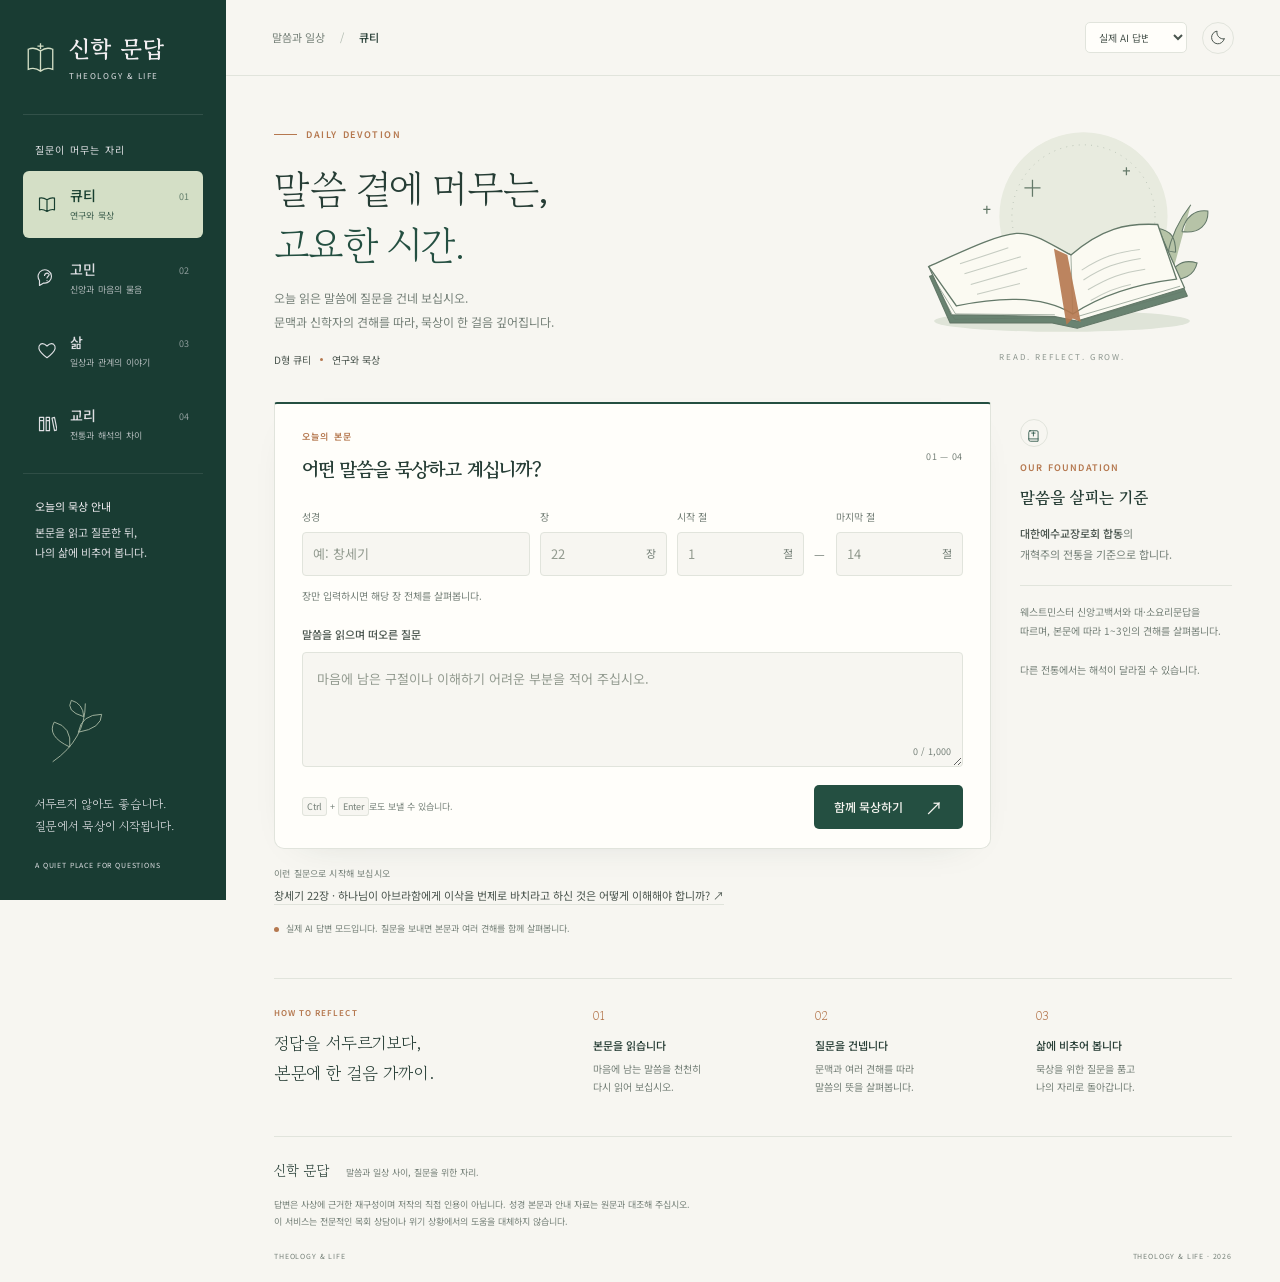
<file: index.html>
<!doctype html>
<html lang="ko">
<head>
<meta charset="UTF-8"><meta name="viewport" content="width=device-width, initial-scale=1">
<meta name="description" content="큐티와 신앙의 고민, 삶과 교리에 관한 질문을 성경과 신학자의 견해로 함께 살펴봅니다."><meta name="theme-color" content="#183c34">
<title>신학 문답 — 말씀 곁에 머무는 시간</title>
<link rel="icon" href="assets/mark.svg" type="image/svg+xml">
<link rel="preconnect" href="https://fonts.googleapis.com"><link rel="preconnect" href="https://fonts.gstatic.com" crossorigin>
<link href="https://fonts.googleapis.com/css2?family=Gowun+Batang:wght@400;700&family=Noto+Sans+KR:wght@400;500;600;700&display=swap" rel="stylesheet">
<link rel="stylesheet" href="assets/design.css">
</head>
<body>
<a class="skip" href="#question">질문 입력으로 바로 이동</a>
<aside class="sidebar">
  <a class="brand" href="./index.html" aria-label="신학 문답 처음으로">
    <svg viewBox="0 0 40 40" aria-hidden="true"><path d="M6 10c5-2 10-1 14 2 4-3 9-4 14-2v23c-5-2-10-1-14 2-4-3-9-4-14-2Z M20 12v23 M20 3v7 M16.5 6.5h7" fill="none" stroke="currentColor" stroke-width="1.5"/></svg>
    <span>신학 문답<small>THEOLOGY & LIFE</small></span>
  </a>
  <div class="rail-rule"></div>
  <p class="rail-label">질문이 머무는 자리</p>
  <nav id="categories" aria-label="질문 갈래"></nav>
  <div class="sidebar-note" id="sidebarNote"></div>
  <div class="sidebar-bottom">
    <svg class="branch" viewBox="0 0 100 90" fill="none" stroke="currentColor" aria-hidden="true"><path d="M20 82Q62 53 62 7M42 63Q12 49 22 31q23 6 20 32M53 44Q83 39 83 21q-26 0-30 23M60 24Q36 17 44 3q15 4 16 21" stroke-width="1.2"/></svg>
    <p>서두르지 않아도 좋습니다.<br>질문에서 묵상이 시작됩니다.</p>
    <span class="rail-edition">A QUIET PLACE FOR QUESTIONS</span>
  </div>
</aside>
<div class="workspace">
  <header class="topbar">
    <div class="breadcrumb">말씀과 일상 <span>/</span> <b id="crumb">큐티</b></div>
    <div class="top-actions">
      <span class="local-badge"><i></i> 디자인 미리보기</span>
      <label class="mode-control"><span class="sr-only">답변 모드</span><select id="mode"><option value="demo">예시 답변</option><option value="live">실제 AI 답변</option></select></label>
      <button id="themeToggle" class="icon-button" aria-label="어둡게 보기" title="어둡게 보기"></button>
    </div>
  </header>
  <main id="main" class="page">
    <section class="hero" id="hero">
      <div class="hero-copy"><div class="eyebrow"><span></span><span id="eyebrow">DAILY DEVOTION</span></div>
      <h1 id="heroTitle">말씀 곁에 머무는,<br><em>고요한 시간.</em></h1>
      <p id="heroDescription">오늘 읽은 말씀에 질문을 건네 보십시오.<br>문맥과 신학자의 견해를 따라, 묵상이 한 걸음 깊어집니다.</p>
      <div class="hero-meta" id="heroMeta"><span>D형 큐티</span><i></i><span>연구와 묵상</span></div></div>
      <div class="hero-art" aria-hidden="true">
        <svg viewBox="0 0 380 265" fill="none" xmlns="http://www.w3.org/2000/svg">
        <circle cx="214" cy="110" r="94" fill="var(--art-disc)"/>
        <circle cx="214" cy="110" r="80" stroke="var(--art-line)" stroke-dasharray="1 6" opacity=".4"/>
        <path d="M305 204c-4-45 7-79 29-107 M317 150c-19-1-23-15-21-27 16 3 21 10 21 27 M324 127c20 3 30-9 29-23-14-2-25 6-29 23 M309 179c16 4 29-3 32-17-13-4-25 0-32 17" fill="var(--art-leaf)" stroke="var(--art-line)" stroke-width="1.2"/>
        <ellipse cx="190" cy="227" rx="143" ry="12" fill="var(--art-shadow)"/>
        <path d="M42 177 150 142 201 160 303 138 330 199 207 235 179 229 65 229Z" fill="var(--art-cover)" stroke="var(--art-line)" stroke-width="1.4" stroke-linejoin="round"/>
        <path d="m41 166 104-34 55 21 98-28 29 65-120 37-25-5-116-2Z" fill="var(--art-paper)" stroke="var(--art-line)" stroke-width="1.4" stroke-linejoin="round"/>
        <path d="M41 166c36-16 74-35 98-37 22-1 39 13 61 24 34-29 61-36 97-34l21 61c-33 4-78 14-116 39-30-19-73-21-130-9Z" fill="var(--art-paper)" stroke="var(--art-line)" stroke-width="1.5"/>
        <path d="m200 153 2 66M45 177l26 42 111 1M49 185l21 40 115-2M207 222l115-34M208 227l117-33" stroke="var(--art-line)" opacity=".65"/>
        <path d="m76 163 54-18m-49 29 63-19m-56 31 63-18m-56 29 48-12m69-15c22-14 38-20 65-23m-63 34c22-14 38-20 64-24m-59 35c23-14 38-19 64-23m-61 35c15-9 29-15 45-18" stroke="var(--art-line)" opacity=".36" stroke-width="1.2"/>
        <path d="m181 146 15 7 15 75-9-4-7 7Z" fill="var(--copper)" opacity=".9"/>
        <path d="M157 69v19m-9-10h18M262 55v9m-4-5h8M106 98v9m-4-5h8" stroke="var(--art-line)" stroke-width="1.4"/>
        </svg>
        <span>READ. REFLECT. GROW.</span>
      </div>
    </section>

    <div class="entry-layout">
      <div class="entry-main">
        <form id="questionForm" class="question-card" novalidate>
          <div class="form-heading"><div><span class="kicker" id="formKicker">오늘의 본문</span><h2 id="formTitle">어떤 말씀을 묵상하고 계십니까?</h2></div><span class="page-number">01 — 04</span></div>
          <div id="qtFields" class="passage-fields">
            <label class="book-field">성경<input id="book" list="books" autocomplete="off" placeholder="예: 창세기" maxlength="20"><datalist id="books"></datalist></label>
            <label>장<div class="unit-input"><input id="chapter" type="text" inputmode="numeric" placeholder="22" maxlength="3"><span>장</span></div></label>
            <label>시작 절<div class="unit-input"><input id="verseFrom" type="text" inputmode="numeric" placeholder="1" maxlength="3"><span>절</span></div></label>
            <span class="range-dash">—</span>
            <label>마지막 절<div class="unit-input"><input id="verseTo" type="text" inputmode="numeric" placeholder="14" maxlength="3"><span>절</span></div></label>
          </div>
          <p id="refPreview" class="reference-preview">장만 입력하시면 해당 장 전체를 살펴봅니다.</p>
          <div id="followupContext" class="followup-context" hidden></div>
          <div class="question-field"><label for="question" id="questionLabel">말씀을 읽으며 떠오른 질문</label><textarea id="question" rows="3" maxlength="1000" placeholder="마음에 남은 구절이나 이해하기 어려운 부분을 적어 주십시오."></textarea><span class="character-count" id="characterCount">0 / 1,000</span></div>
          <p id="validation" role="alert" class="validation" hidden></p>
          <div class="form-bottom"><span id="keyboardHint"><kbd>Ctrl</kbd> + <kbd>Enter</kbd>로도 보낼 수 있습니다.</span><button id="submitButton" type="submit" class="primary">함께 묵상하기 <span aria-hidden="true">↗</span></button></div>
        </form>
        <div class="example-row"><span>이런 질문으로 시작해 보십시오</span><button id="fillExample" type="button"></button></div>
        <p class="mode-note" id="modeNote"><span class="status-dot"></span> 예시 모드입니다. 질문을 보내면 갈래별로 준비된 답변이 표시됩니다.</p>
      </div>
      <aside class="guide" id="guide" aria-label="선택한 갈래 안내"></aside>
    </div>
    <section class="reading-guide" id="readingGuide">
      <div><span class="kicker">HOW TO REFLECT</span><h2>정답을 서두르기보다,<br>본문에 한 걸음 가까이.</h2></div>
      <div class="step"><span>01</span><h3>본문을 읽습니다</h3><p>마음에 남는 말씀을 천천히<br>다시 읽어 보십시오.</p></div>
      <div class="step"><span>02</span><h3>질문을 건넵니다</h3><p>문맥과 여러 견해를 따라<br>말씀의 뜻을 살펴봅니다.</p></div>
      <div class="step"><span>03</span><h3>삶에 비추어 봅니다</h3><p>묵상을 위한 질문을 품고<br>나의 자리로 돌아갑니다.</p></div>
    </section>
    <div id="resultArea" hidden tabindex="-1">
      <div class="reading-header"><div><span class="kicker" id="resultKicker"></span><h2 id="resultTitle"></h2><p id="resultQuestion"></p></div><button id="editQuestion" class="secondary">질문 수정 <span aria-hidden="true">↗</span></button></div>
      <div id="conversationTrail" class="conversation-trail" hidden></div>
      <div id="responseState" role="status" aria-live="polite"></div>
      <div class="reading-layout"><div id="results"></div><aside class="contents" id="contents" aria-label="답변 목차"></aside></div>
    </div>
    <footer class="footer"><div class="footer-brand">신학 문답 <span>말씀과 일상 사이, 질문을 위한 자리.</span></div><p>답변은 사상에 근거한 재구성이며 저작의 직접 인용이 아닙니다. 성경 본문과 안내 자료는 원문과 대조해 주십시오.<br>이 서비스는 전문적인 목회 상담이나 위기 상황에서의 도움을 대체하지 않습니다.</p><div class="footer-end"><span>THEOLOGY & LIFE</span><span>THEOLOGY & LIFE · 2026</span></div></footer>
  </main>
</div>
<aside id="questionDock" class="question-dock" aria-label="읽고 있는 질문 요약" hidden>
  <div class="dock-inner"><span class="dock-icon" id="dockIcon" aria-hidden="true"></span><div class="dock-copy"><span class="dock-label" id="dockLabel"></span><p id="dockQuestion"></p></div><button id="viewFullQuestion" type="button" class="secondary">질문 전체 보기 <span aria-hidden="true">↑</span></button></div>
</aside>
<dialog id="modeDialog"><button class="dialog-close icon-button" id="closeDialog" aria-label="닫기">×</button><span class="kicker">실제 답변 연결</span><h2>AI 답변도 시험해 볼 수 있습니다.</h2><p>폴더 안의 <b>시작.cmd</b>를 실행해 열린 화면에서 ‘실제 AI 답변’을 선택해 주십시오.</p><p>질문은 현재 홈페이지의 AI 서버로 전송되며 기존 무료 사용량에 포함됩니다. 디자인 확인은 ‘예시 답변’만으로도 가능합니다.</p><button class="primary" id="dialogOk">확인했습니다</button></dialog>
<noscript>이 프로토타입은 JavaScript를 켠 브라우저에서 실행됩니다.</noscript>
<script src="assets/data.js"></script><script src="assets/conversation.js"></script><script src="assets/design.js"></script>
</body></html>
</file>
<file: assets/design.css>
:root{
--paper:#f7f6f1;--surface:#fffefa;--ink:#263d35;--body:#4a554e;--muted:#758078;--line:#e1e4dc;--soft:#edf0e8;--green:#244f41;--green-hover:#173e31;--copper:#b5784f;--tint:#edf0e8;--av-bg:#e8e4d7;--serif:"Gowun Batang",Georgia,serif;--sans:"Noto Sans KR",system-ui,sans-serif;--art-disc:#e8ebdf;--art-line:#647969;--art-paper:#fbfaf2;--art-cover:#698371;--art-leaf:#b6c3a7;--art-shadow:#dfe4d8;--shadow:0 12px 40px -30px #213b3940;color-scheme:light}
:root[data-theme="dark"]{--paper:#1e2823;--surface:#26322b;--ink:#eeeee3;--body:#cbd3c9;--muted:#a3b2a6;--line:#3d4b41;--soft:#313f35;--green:#b4caae;--green-hover:#d2e1c6;--copper:#d6a274;--tint:#313f35;--av-bg:#414b3d;--art-disc:#303e32;--art-line:#90a289;--art-paper:#a6af98;--art-cover:#536f59;--art-leaf:#677e5e;--art-shadow:#16231b;color-scheme:dark}
*{box-sizing:border-box}html{scroll-behavior:smooth;scroll-padding-top:36px}body{margin:0;background:var(--paper);color:var(--ink);font-family:var(--sans);font-size:14px;line-height:1.7;-webkit-font-smoothing:antialiased}button,input,textarea,select{font:inherit}button,a,input,select,textarea{-webkit-tap-highlight-color:transparent}button{cursor:pointer}button{transition:background .18s,color .18s,transform .18s}button:disabled{opacity:.5;cursor:wait}a{color:inherit}h1,h2,h3,p{margin:0}h1,h2,h3{word-break:keep-all}button:focus-visible,a:focus-visible,select:focus-visible{outline:2px solid var(--copper);outline-offset:4px}input:focus-visible,textarea:focus-visible{outline:2px solid var(--copper);outline-offset:2px}[hidden]{display:none!important}.sr-only{position:absolute;width:1px;height:1px;overflow:hidden;clip:rect(0,0,0,0)}.skip{position:fixed;top:-100px;left:16px;padding:10px;background:var(--surface);z-index:100}.skip:focus{top:12px}
.sidebar{position:fixed;inset:0 auto 0 0;width:226px;padding:34px 23px 28px;background:#193c33;color:#e9eee2;display:flex;flex-direction:column;z-index:30}.brand{display:flex;align-items:center;gap:11px;text-decoration:none}.brand svg{width:35px;height:40px;flex:none;color:#d1dcbf}.brand>span{font-family:var(--serif);font-size:23px;letter-spacing:.04em;line-height:1.3;font-weight:700}.brand small{display:block;font-family:var(--sans);font-size:8px;font-weight:400;letter-spacing:.2em;color:#b6c6b7;margin-top:7px}.rail-rule{height:1px;background:#ffffff1c;margin:33px 0 26px}.rail-label{font-size:10px;letter-spacing:.12em;color:#a9bcb0;margin:0 12px 13px}#categories{display:grid;gap:7px}.category{width:100%;border:1px solid transparent;background:none;color:#c0cec3;border-radius:6px;display:flex;gap:13px;padding:13px 13px;text-align:left;align-items:center;position:relative}.category:hover{background:#ffffff08;color:#fff}.category[aria-current="page"]{background:#d4dfc6;color:#173e2f}.category svg{width:20px;height:20px;flex:none}.category strong{font-size:14px;font-weight:500;display:block;line-height:1.5}.category small{display:block;font-size:9px;opacity:.78;letter-spacing:.025em;margin-top:2px}.category .cat-index{margin-left:auto;font-size:9px;opacity:.6;align-self:flex-start;margin-top:4px}.sidebar-note{padding:22px 12px;margin-top:16px;border-top:1px solid #ffffff18;color:#acbeb0;font-size:11px;line-height:1.85}.sidebar-note b{color:#d4dfce;font-weight:400;display:block;margin-bottom:5px}.sidebar-bottom{margin-top:auto;padding:32px 12px 0}.branch{width:82px;height:70px;color:#bdcdae;margin-bottom:18px;opacity:.75}.sidebar-bottom p{font-family:var(--serif);font-size:12px;line-height:1.9;color:#c8d5c3}.rail-edition{display:block;font-size:7px;letter-spacing:.12em;color:#9aac9d;margin-top:22px}
.workspace{margin-left:226px;min-width:0}.topbar{height:76px;border-bottom:1px solid var(--line);padding:0 46px;display:flex;align-items:center;justify-content:space-between;gap:18px}.breadcrumb{font-size:11px;color:var(--muted);display:flex;gap:15px;align-items:center}.breadcrumb span{color:#b1bbb1}.breadcrumb b{color:var(--ink);font-weight:500}.top-actions{display:flex;align-items:center;gap:15px}.local-badge{font-size:10px;color:var(--muted);display:flex;align-items:center;gap:7px}.local-badge i,.status-dot{display:inline-block;width:5px;height:5px;background:var(--copper);border-radius:100%}.mode-control select{border:1px solid var(--line);border-radius:5px;padding:6px 22px 6px 9px;font-size:10px;background:var(--surface);color:var(--body)}.icon-button{display:inline-grid;place-items:center;background:none;border:1px solid var(--line);border-radius:50%;width:32px;height:32px;color:var(--body);padding:6px}.icon-button svg{width:17px;height:17px}.icon-button:hover{background:var(--soft)}.page{max-width:1240px;margin:auto;padding:0 48px}.hero{display:grid;grid-template-columns:1.25fr 1fr;align-items:center;gap:24px;padding:51px 0 34px;min-height:301px}.eyebrow{display:flex;align-items:center;gap:9px;color:var(--copper);font-size:9px;font-weight:600;letter-spacing:.18em;margin-bottom:18px}.eyebrow>span:first-child{height:1px;width:23px;background:var(--copper)}h1{font-family:var(--serif);font-size:clamp(32px,3.1vw,46px);font-weight:400;line-height:1.4;letter-spacing:-.045em}h1 em{font-style:normal;color:var(--green)}.hero-copy>p{font-size:12px;line-height:1.95;color:var(--muted);margin-top:15px;word-break:keep-all}.hero-meta{display:flex;align-items:center;gap:9px;color:var(--body);font-size:10px;margin-top:18px}.hero-meta i{width:3px;height:3px;background:var(--copper);border-radius:50%}.hero-art{position:relative;align-self:center;justify-self:end;width:min(100%,340px);text-align:center;margin-top:-13px}.hero-art svg{width:100%;display:block}.hero-art>span{display:block;color:var(--muted);font-size:8px;letter-spacing:.24em;margin-top:-5px;opacity:.8}
.entry-layout{display:grid;grid-template-columns:minmax(0,1fr) 212px;gap:29px;align-items:start}.entry-main{min-width:0}.question-card{background:var(--surface);border:1px solid var(--line);border-top:2px solid var(--green);border-radius:3px 3px 10px 10px;padding:25px 27px 19px;box-shadow:var(--shadow)}.form-heading{display:flex;align-items:center;justify-content:space-between;gap:12px;margin-bottom:23px}.kicker{font-size:9px;letter-spacing:.13em;color:var(--copper);font-weight:600;display:block;margin-bottom:8px}.form-heading h2{font-family:var(--serif);font-size:19px;font-weight:700;letter-spacing:-.045em}.page-number{font-size:9px;color:var(--muted);letter-spacing:.08em;white-space:nowrap}.passage-fields{display:grid;grid-template-columns:minmax(120px,1.8fr) minmax(48px,1fr) minmax(48px,1fr) 12px minmax(48px,1fr);gap:10px;align-items:end}.passage-fields label{display:grid;gap:7px;color:var(--muted);font-size:10px}.passage-fields input{width:100%;min-width:0;background:var(--paper);border:1px solid var(--line);border-radius:4px;padding:11px 10px;font-size:13px;color:var(--ink);height:44px}.unit-input{position:relative}.unit-input input{padding-right:26px}.unit-input>span{position:absolute;right:11px;top:12px;pointer-events:none;color:var(--muted);font-size:11px}.range-dash{color:var(--muted);padding-bottom:11px;font-size:12px}.reference-preview{font-size:10px;color:var(--muted);margin:11px 0 21px;min-height:17px}.question-field{position:relative}.question-field label{display:block;color:var(--body);font-size:11px;font-weight:500;margin-bottom:9px}.question-field textarea{width:100%;display:block;min-height:112px;resize:vertical;max-height:400px;padding:14px 14px 24px;background:var(--paper);border:1px solid var(--line);border-radius:4px;color:var(--ink);font-size:13px;line-height:1.9}.question-field textarea::placeholder,.passage-fields input::placeholder{color:#939b90}.character-count{position:absolute;right:12px;bottom:7px;color:var(--muted);font-size:9px;background:var(--paper);padding-left:6px}.form-bottom{display:flex;align-items:center;justify-content:space-between;gap:12px;margin-top:18px}.form-bottom>span{font-size:9px;color:var(--muted)}kbd{font:inherit;border:1px solid var(--line);border-radius:3px;padding:2px 4px;background:var(--paper)}.primary{border:0;background:var(--green);color:var(--paper);padding:12px 20px;border-radius:5px;font-size:12px;font-weight:500;display:inline-flex;justify-content:center;align-items:center;gap:22px;white-space:nowrap}.primary:hover{background:var(--green-hover);transform:translateY(-1px)}.primary span{font-size:18px;font-weight:400;line-height:1}.secondary{background:none;border:1px solid var(--line);color:var(--ink);border-radius:5px;padding:9px 14px;font-size:11px;white-space:nowrap}.secondary:hover{background:var(--soft)}.validation{color:#b24932;font-size:12px;padding-top:8px}.example-row{margin:17px 0 0;display:flex;flex-direction:column;gap:5px}.example-row>span{font-size:9px;letter-spacing:.02em;color:var(--muted)}.example-row button{padding:0;border:0;background:none;color:var(--body);text-align:left;font-size:11px;line-height:1.8;text-decoration:underline;text-decoration-color:var(--line);text-underline-offset:4px}.example-row button:hover{color:var(--copper)}.mode-note{display:flex;align-items:flex-start;gap:7px;font-size:9px;color:var(--muted);margin-top:15px;line-height:1.8}.mode-note .status-dot{margin-top:6px;flex:none}
.guide{padding:17px 0 0 0}.guide .guide-icon{width:28px;height:28px;border:1px solid var(--line);border-radius:50%;padding:6px;margin-bottom:13px;color:var(--green)}.guide h3{font-family:var(--serif);font-size:16px;margin-bottom:12px;font-weight:700}.guide p{color:var(--muted);font-size:11px;line-height:1.95;word-break:keep-all}.guide strong{color:var(--body);font-weight:500}.guide .guide-foot{border-top:1px solid var(--line);margin-top:19px;padding-top:16px;font-size:10px}.guide .small-link{border:0;background:none;color:var(--green);padding:0;font-size:10px;margin-top:8px}.roster{display:grid;gap:13px}.roster-person{display:flex;align-items:center;gap:10px}.roster-person strong{font-family:var(--serif);font-size:12px;color:var(--ink)}.roster-person small{display:block;font-size:9px;color:var(--muted)}.portrait{display:block;flex:none;border-radius:50%;background:var(--av-bg)}.reading-guide{display:grid;grid-template-columns:1.5fr 1fr 1fr 1fr;gap:25px;border-top:1px solid var(--line);margin-top:41px;padding-top:27px}.reading-guide h2{font-family:var(--serif);font-size:17px;font-weight:400;line-height:1.75}.reading-guide .kicker{font-size:8px}.step>span{font-family:var(--serif);color:var(--copper);font-size:12px;display:block;margin-bottom:9px}.step h3{font-size:11px;font-weight:500;margin-bottom:6px}.step p{font-size:10px;color:var(--muted);line-height:1.8}
.footer{margin:40px 0 0;padding:22px 0 19px;border-top:1px solid var(--line);color:var(--muted)}.footer-brand{font-family:var(--serif);font-size:14px;color:var(--ink);margin-bottom:13px}.footer-brand span{font-family:var(--sans);font-size:9px;margin-left:13px;color:var(--muted)}.footer p{font-size:9px;line-height:1.9;max-width:780px}.footer-end{display:flex;justify-content:space-between;font-size:7px;letter-spacing:.12em;margin-top:21px}
#resultArea{scroll-margin-top:26px;outline:none}.reading-header{border-top:1px solid var(--line);padding:32px 0 25px;margin-top:36px;display:flex;align-items:flex-start;justify-content:space-between;gap:18px}.reading-header h2{font-family:var(--serif);font-size:30px;font-weight:400;line-height:1.5}.reading-header p{font-size:13px;color:var(--body);max-width:680px;margin-top:9px;line-height:1.9;white-space:pre-line}.reading-header>button{margin-top:9px}.reading-layout{display:grid;grid-template-columns:minmax(0,1fr) 182px;gap:36px}.reading-layout>#results{min-width:0}.contents{position:sticky;top:30px;align-self:start;border-left:1px solid var(--line);padding-left:20px;padding-top:8px}.contents .kicker{color:var(--muted);font-size:8px;margin-bottom:17px}.contents a{display:flex;gap:10px;text-decoration:none;font-size:10px;color:var(--muted);padding:9px 0}.contents a span{font-family:var(--serif);color:var(--copper)}.contents a:hover,.contents a.active{color:var(--ink)}.contents .contents-note{font-size:9px;line-height:1.9;margin-top:18px;padding-top:18px;border-top:1px solid var(--line);color:var(--muted)}.result-section{margin-bottom:34px;scroll-margin-top:26px;animation:arrive .35s ease both}.section-heading{display:flex;align-items:baseline;gap:12px;margin:0 0 15px}.section-heading>span{font-family:var(--serif);font-size:15px;color:var(--copper)}.section-heading h3{font-family:var(--serif);font-size:21px;letter-spacing:-.04em;font-weight:700}.section-hint{font-size:10px;color:var(--muted);margin:-5px 0 17px 30px}.reading-card{border:1px solid var(--line);border-radius:6px;background:var(--surface);padding:24px 27px}.prose{font-size:14px;line-height:2;color:var(--body);white-space:pre-line;overflow-wrap:anywhere;word-break:normal}.scripture-card{background:var(--soft);border:0;position:relative;padding:24px 30px}.verse-block+.verse-block{border-top:1px solid var(--line);margin-top:21px;padding-top:19px}.verse-ref{font-size:11px;color:var(--green);font-weight:600;letter-spacing:.03em}.verse-text{font-family:var(--serif);font-size:18px;line-height:2;letter-spacing:-.025em;margin-top:8px;color:var(--ink);word-break:normal;overflow-wrap:anywhere}.verse-text sup{font-family:var(--sans);font-size:10px;color:var(--copper);font-weight:500;vertical-align:super;margin-right:5px}.source-note{font-size:10px;color:var(--muted);margin-top:14px}.verse-note{margin-top:10px;font-size:12px;color:var(--muted);line-height:1.9}.thinker{padding:0;margin-bottom:13px;overflow:hidden}.thinker-top{padding:20px 24px 14px;display:flex;align-items:center;gap:12px}.thinker-name{font-family:var(--serif);font-size:18px;font-weight:700;line-height:1.5}.thinker-meta{font-size:10px;color:var(--muted);display:flex;gap:9px;flex-wrap:wrap}.thinker-number{margin-left:auto;font-family:var(--serif);font-size:27px;font-style:italic;opacity:.3}.thinker-body{padding:0 24px 22px}.thinker-summary{font-family:var(--serif);font-size:16px;color:var(--green);margin-bottom:10px;line-height:1.8}.footnote-ref{font-size:10px;vertical-align:super;margin-left:2px;color:var(--copper);text-decoration:none;padding:0 1px}.term-notes{background:var(--soft);border-radius:4px;margin-top:16px;padding:13px 16px;font-size:11px;color:var(--body);line-height:1.9}.term-notes h4{margin:0 0 7px;font-size:9px;font-weight:500;color:var(--muted);letter-spacing:.07em}.term-notes ol{padding-left:17px;margin:0}.term-notes li+li{margin-top:6px}.term-notes li::marker{color:var(--copper);font-size:9px}.term-notes b{font-weight:600}.term-notes a{color:var(--copper);text-decoration:none;margin-left:5px}.term-notes li:target{outline:1px solid var(--copper);outline-offset:4px}.plain{border-left:2px solid var(--copper);padding:2px 0 2px 14px;margin-top:16px;font-size:12px;line-height:1.9;color:var(--body)}.plain b{display:block;font-size:9px;margin-bottom:5px;color:var(--copper);font-weight:600;letter-spacing:.08em}.sources{border-top:1px solid var(--line);padding-top:14px;margin-top:17px;font-size:11px;color:var(--muted);line-height:1.8}.sources h4{font-size:9px;letter-spacing:.08em;color:var(--muted);margin:0 0 8px;font-weight:500}.source-item+.source-item{margin-top:8px}.source-item strong{display:block;font-family:var(--serif);font-size:12px;color:var(--body);font-weight:700}.source-item .source-kind{font-size:9px;margin-left:5px;color:var(--copper);font-family:var(--sans);font-weight:400}.tags{display:flex;flex-wrap:wrap;gap:7px;margin-top:18px}.tag{font-size:10px;background:var(--soft);padding:4px 9px;border-radius:3px;color:var(--green)}.position{padding:21px 24px;border-bottom:1px solid var(--line)}.position:last-child{border:0}.position-label{font-size:10px;color:var(--copper);letter-spacing:.08em;margin-bottom:5px}.position h4{font-family:var(--serif);font-size:17px;line-height:1.8;margin:0 0 8px}.position .who{color:var(--green);font-size:11px;margin-top:9px}.axes{padding:20px 23px;margin-top:14px;background:var(--soft);border-radius:5px}.axes h4{font-size:11px;margin:0 0 8px;font-weight:500}.axes ul{padding-left:17px;margin:0;color:var(--body);font-size:12px;line-height:1.9}.axes li+li{margin-top:5px}.figures{display:grid;gap:12px;grid-template-columns:1fr}.figure{display:flex;gap:15px;padding:21px}.figure h4{font-family:var(--serif);font-size:16px;margin:0 0 3px}.figure .verse-ref{font-size:10px}.figure p{font-size:12px;line-height:1.9;color:var(--body);margin-top:9px}.reflection-item{display:flex;gap:16px;padding:19px 0;border-bottom:1px solid var(--line)}.reflection-item:last-child{border:0}.reflection-item>span{font-family:var(--serif);font-size:20px;color:var(--copper);opacity:.75}.reflection-item p{font-family:var(--serif);font-size:16px;line-height:1.9}.caution-card{border-left:2px solid var(--copper);padding:17px 21px;background:var(--surface)}.notice{padding:12px 16px;background:var(--soft);color:var(--muted);font-size:11px;line-height:1.8;margin-bottom:26px;border-left:2px solid var(--copper)}.notice b{color:var(--body);font-weight:500}.loading{padding:35px;border:1px solid var(--line);border-radius:6px;background:var(--surface);margin-bottom:25px}.loading h3{font-family:var(--serif);font-size:20px;margin:12px 0}.loading p{color:var(--muted);font-size:12px}.loader{width:26px;height:26px;border:1.5px solid var(--line);border-top-color:var(--green);border-radius:50%;animation:spin 1s linear infinite}.loading-lines{display:grid;gap:10px;margin:24px 0}.loading-lines i{height:8px;background:var(--soft);animation:pulse 1.8s infinite;border-radius:3px}.loading-lines i:nth-child(2){width:85%}.loading-lines i:nth-child(3){width:66%}.error-state{border:1px solid var(--line);padding:28px;border-radius:6px;background:var(--surface);margin-bottom:26px}.error-state h3{font-family:var(--serif);font-size:22px;margin-bottom:13px}.error-state p{font-size:13px;color:var(--muted);line-height:1.9;margin-bottom:17px}.result-end{display:flex;justify-content:space-between;gap:10px;padding:15px 0 5px}.result-end a{font-size:11px;color:var(--muted)}
dialog{width:min(440px,calc(100vw - 36px));border:1px solid var(--line);border-radius:10px;background:var(--surface);color:var(--ink);padding:35px;box-shadow:0 20px 80px #0003}dialog::backdrop{background:#132e2980;backdrop-filter:blur(3px)}dialog h2{font-family:var(--serif);font-size:24px;line-height:1.6;margin:12px 0}dialog p{font-size:13px;line-height:1.9;color:var(--body);margin-bottom:17px}dialog .primary{margin-top:7px}.dialog-close{position:absolute;right:13px;top:13px;font-size:22px}
@keyframes arrive{from{opacity:0;transform:translateY(9px)}to{opacity:1;transform:none}}@keyframes spin{to{transform:rotate(360deg)}}@keyframes pulse{50%{opacity:.4}}
@media(min-width:1550px){.sidebar{width:250px;padding-inline:28px}.workspace{margin-left:250px}.hero{padding-top:60px;padding-bottom:43px}.entry-layout{grid-template-columns:minmax(0,1fr) 228px;gap:38px}.hero-art{width:380px}.hero-copy>p{font-size:13px}.question-card{padding:30px 32px 23px}.question-field textarea{min-height:124px}.reading-guide{padding-top:32px;margin-top:45px}.form-heading h2{font-size:21px}}
@media(max-width:1180px){.sidebar{width:202px;padding-inline:17px}.workspace{margin-left:202px}.page{padding-inline:32px}.topbar{padding-inline:32px}.entry-layout{grid-template-columns:minmax(0,1fr) 177px;gap:24px}.hero{gap:12px}.hero-art{width:280px}.question-card{padding:22px 22px 19px}.form-heading h2{font-size:17px}.page-number{display:none}.passage-fields{gap:7px}.guide p{font-size:10px}.reading-layout{grid-template-columns:minmax(0,1fr) 155px;gap:25px}.form-bottom>span{max-width:145px;line-height:1.9}}
@media(max-width:1000px){.entry-layout{grid-template-columns:1fr}.guide{padding:19px 22px;border:1px solid var(--line);border-radius:6px}.guide .guide-icon{display:none}.guide h3{font-size:15px;margin-bottom:7px}.guide p{font-size:11px}.guide .guide-foot{margin-top:10px;padding-top:10px}.roster{grid-template-columns:repeat(3,1fr);gap:16px}.roster-person{gap:7px}.roster-person strong{font-size:10px}.roster-person small{font-size:8px}.guide .source-note{margin-top:15px}.hero-art{width:230px}.hero{grid-template-columns:1.4fr 1fr;padding-top:40px}.hero h1{font-size:35px}.reading-layout{grid-template-columns:1fr}.contents{display:none}.reading-guide{gap:17px;grid-template-columns:1.3fr 1fr 1fr 1fr}.reading-guide h2{font-size:14px}.step p{font-size:9px}.local-badge{display:none}}
@media(max-width:760px){.sidebar{position:relative;width:100%;padding:20px 21px 15px;display:block}.brand{width:fit-content}.brand>span{font-size:22px}.brand svg{width:30px;height:34px}.brand small{font-size:7px;margin-top:4px}.rail-rule,.rail-label,.sidebar-note,.sidebar-bottom{display:none}#categories{grid-template-columns:repeat(4,1fr);gap:7px;margin-top:23px}.category{padding:10px 8px;justify-content:center;gap:7px;border-radius:4px}.category small,.cat-index{display:none}.category strong{font-size:12px}.category svg{width:16px;height:16px}.workspace{margin:0}.topbar{height:58px;padding:0 24px}.top-actions{gap:10px}.breadcrumb{font-size:10px;gap:10px}.page{padding:0 24px}.hero{padding:32px 0 28px;min-height:220px;grid-template-columns:1.4fr 1fr;gap:0}.hero h1{font-size:32px}.hero .eyebrow{font-size:8px;margin-bottom:13px}.hero-copy>p{font-size:11px;margin-top:12px}.hero-meta{font-size:9px;margin-top:13px}.hero-art{width:210px;margin-right:-10px}.hero-art>span{font-size:6px}.question-card{padding:21px 21px 17px}.form-bottom>span{max-width:none}.roster-person strong{font-size:12px}.roster-person small{font-size:9px}.reading-guide{grid-template-columns:repeat(3,1fr);gap:20px;margin-top:28px;padding-top:24px}.reading-guide>div:first-child{grid-column:1/-1;display:flex;justify-content:space-between;gap:25px}.reading-guide h2{font-size:17px}.reading-guide .kicker{padding-top:4px}.step h3{font-size:11px}.step p{font-size:10px}.footer{margin-top:28px}.reading-header h2{font-size:25px}.reading-header{margin-top:28px}.prose{font-size:14px}.verse-text{font-size:18px}.thinker-body{padding-inline:20px}.thinker-top{padding-inline:20px}.reading-card{padding:21px}.thinker{padding:0}.figure{padding:19px}.section-heading h3{font-size:21px}}
@media(max-width:480px){.hero-art{width:150px;position:absolute;right:-15px;top:27px;opacity:.75}.hero{position:relative;display:block;overflow:hidden}.hero-copy{position:relative;z-index:1}.hero h1{font-size:32px;max-width:230px}.hero-copy>p{max-width:285px;margin-top:19px}.hero-meta{margin-top:15px}.hero-art>span{display:none}.hero .eyebrow{margin-bottom:14px}.page{padding:0 20px}.topbar{padding-inline:20px}.question-card{padding:21px 16px 17px}.form-heading h2{font-size:17px}.form-heading{margin-bottom:19px}.passage-fields{grid-template-columns:1fr 1fr 12px 1fr;gap:9px}.book-field{grid-column:1/-1}.passage-fields input{font-size:16px}.range-dash{grid-column:3;grid-row:2}.passage-fields label:last-child{grid-column:4}.passage-fields label:nth-child(3){grid-column:2}.passage-fields label:nth-child(2){grid-column:1}.question-field textarea{font-size:14px;min-height:128px}.form-bottom{align-items:center}.form-bottom>span{max-width:125px;font-size:8px}.primary{font-size:11px;padding:11px 14px;gap:12px}.roster{grid-template-columns:1fr 1fr}.roster-person strong{font-size:11px}.guide{padding:18px}.guide .guide-foot{font-size:10px}.step p br{display:none}.reading-guide{gap:15px}.reading-guide h2{font-size:15px}.reading-guide>div:first-child{gap:15px}.reading-guide .kicker{font-size:7px}.step h3{font-size:10px}.step p{font-size:9px}.footer-brand span{display:block;margin-left:0;margin-top:5px}.reading-header{flex-direction:column;gap:9px}.reading-header h2{font-size:26px}.reading-header p{font-size:12px}.reading-header button{margin-top:0}.reading-card{padding:20px 18px}.thinker{padding:0}.thinker-top{padding:18px 18px 13px}.thinker-body{padding:0 18px 20px}.thinker-name{font-size:17px}.thinker-number{font-size:23px}.thinker-meta{font-size:9px}.verse-text{font-size:17px}.term-notes{padding:12px}.figure{padding:18px 15px}.figure .portrait{width:44px;height:44px}.reflection-item p{font-size:15px}.contents{display:none}.notice{font-size:10px}.source-note{font-size:9px}.result-end{align-items:center}.result-end a{font-size:10px}}
/* Each reading room has its own palette, including the rail and book illustration. */
:root{--rail:#193c33;--rail-active:#d4dfc6;--rail-ink:#173e2f;--rail-width:226px}
:root[data-category="worry"]{--paper:#f2f5f8;--surface:#fcfdff;--ink:#293f56;--body:#485b6d;--muted:#697d90;--line:#dbe3eb;--soft:#e8eef5;--green:#345e85;--green-hover:#25486b;--copper:#667faa;--tint:#e8eef5;--av-bg:#e0e7ee;--rail:#233e59;--rail-active:#d5e4f1;--rail-ink:#233e59;--art-disc:#e0e9f2;--art-line:#738ba4;--art-paper:#f9fcff;--art-cover:#718ca6;--art-leaf:#b1c5d8;--art-shadow:#dce4ec}
:root[data-category="life"]{--paper:#faf4ef;--surface:#fffdfa;--ink:#5b3b30;--body:#73574c;--muted:#8c7367;--line:#ebddd2;--soft:#f4e8dc;--green:#995b43;--green-hover:#7b4431;--copper:#aa6b45;--tint:#f4e8dc;--av-bg:#eeded0;--rail:#643f32;--rail-active:#f0d8c2;--rail-ink:#613c2d;--art-disc:#f0e0d1;--art-line:#a07d64;--art-paper:#fff9ee;--art-cover:#b5866a;--art-leaf:#d4b694;--art-shadow:#ecded2}
:root[data-category="doctrine"]{--paper:#f6f3f8;--surface:#fffcff;--ink:#493851;--body:#64546c;--muted:#82728c;--line:#e3dce9;--soft:#eee6f2;--green:#745186;--green-hover:#5b3b6d;--copper:#9472a1;--tint:#eee6f2;--av-bg:#e7ddeb;--rail:#493351;--rail-active:#e5d6ee;--rail-ink:#4b3158;--art-disc:#eadeee;--art-line:#927c9b;--art-paper:#fefaff;--art-cover:#9b7baa;--art-leaf:#c9b5d1;--art-shadow:#e4dce9}
:root[data-category="worry"][data-theme="dark"]{--paper:#1e2833;--surface:#273441;--ink:#e8eff7;--body:#c8d5e2;--muted:#a0b3c7;--line:#3d4f60;--soft:#304152;--green:#afcdeb;--green-hover:#d4e4f6;--copper:#a4b6e0;--tint:#304152;--av-bg:#3c5063;--art-disc:#2b4056;--art-line:#91aac4;--art-paper:#abbecb;--art-cover:#577491;--art-leaf:#6b86a2;--art-shadow:#17222c}
:root[data-category="life"][data-theme="dark"]{--paper:#2c2421;--surface:#392e28;--ink:#f6e9dd;--body:#deccbe;--muted:#c2a99a;--line:#534237;--soft:#47372d;--green:#e8b99a;--green-hover:#f4d4bb;--copper:#dfaf83;--tint:#47372d;--av-bg:#574434;--art-disc:#48372d;--art-line:#bd977c;--art-paper:#c6b099;--art-cover:#92705a;--art-leaf:#a08563;--art-shadow:#201a17}
:root[data-category="doctrine"][data-theme="dark"]{--paper:#29222e;--surface:#352c3c;--ink:#f0e8f7;--body:#d9cce2;--muted:#b9a6c7;--line:#4f405c;--soft:#42354b;--green:#d3b6e4;--green-hover:#e8d3f5;--copper:#cba7d7;--tint:#42354b;--av-bg:#50415b;--art-disc:#44334e;--art-line:#ad91bb;--art-paper:#c3afd0;--art-cover:#826591;--art-leaf:#9d7eac;--art-shadow:#211828}
.sidebar{background:var(--rail);color:#f2eef1;transition:background .25s}
.category[aria-current="page"]{background:var(--rail-active);color:var(--rail-ink)}
.sidebar .brand svg,.sidebar .branch{color:var(--rail-active)}
.sidebar .brand small,.sidebar .rail-label,.sidebar .category,.sidebar-note,.sidebar-bottom p,.rail-edition{color:#dedfe3}
.sidebar .category[aria-current="page"]{color:var(--rail-ink)}
.sidebar-note b{color:#f4f0f4}
.question-dock{position:fixed;left:var(--rail-width);right:0;top:0;z-index:25;background:var(--surface);border-bottom:1px solid var(--line);box-shadow:0 8px 28px -18px #0005}
.dock-inner{max-width:1240px;margin:auto;min-height:86px;padding:14px 48px;display:flex;align-items:center;gap:16px}
.dock-icon{width:34px;height:34px;flex:none;display:grid;place-items:center;background:var(--soft);color:var(--green);border-radius:50%}.dock-icon svg{width:18px;height:18px}
.dock-copy{flex:1;min-width:0}.dock-label{display:block;color:var(--green);font-size:10px;letter-spacing:.025em;margin-bottom:3px}.dock-copy p{font-size:13px;line-height:1.65;display:-webkit-box;-webkit-line-clamp:2;-webkit-box-orient:vertical;overflow:hidden;overflow-wrap:anywhere}.dock-inner>button{flex:none;font-size:10px;padding:8px 11px}
html{scroll-padding-top:112px}.result-section{scroll-margin-top:12px}.contents{top:114px}
.result-end{flex-wrap:wrap;gap:18px}.result-actions{display:flex;gap:10px;flex-wrap:wrap}.result-actions .primary,.result-actions .secondary{font-size:11px}
.followup-context,.conversation-trail{border:1px solid var(--line);border-left:3px solid var(--green);background:var(--soft);padding:17px 19px;border-radius:5px;margin:0 0 22px}
.followup-heading{display:flex;align-items:center;justify-content:space-between;gap:12px}.followup-heading strong{font-family:var(--serif);font-size:16px;font-weight:700}.text-button{border:0;background:none;color:var(--green);font-size:10px;text-decoration:underline;text-underline-offset:4px;white-space:nowrap;padding:4px}
.followup-context>p{font-size:11px;color:var(--body);margin-top:8px;line-height:1.9}
.followup-context details,.conversation-trail details{font-size:11px;color:var(--body)}.followup-context details{margin-top:13px}.followup-context summary,.conversation-trail summary{cursor:pointer;color:var(--green);width:fit-content}
.followup-context article,.conversation-trail article{padding-top:15px;margin-top:15px;border-top:1px solid var(--line);overflow-wrap:anywhere}.followup-context h4,.conversation-trail h4{font-size:12px;margin:5px 0 7px;line-height:1.8}.followup-context article p,.conversation-trail article p{font-size:11px;line-height:1.9}
@media(min-width:1550px){:root{--rail-width:250px}}
@media(max-width:1180px){:root{--rail-width:202px}.dock-inner{padding-inline:32px}}
@media(max-width:760px){:root{--rail-width:0px}.dock-inner{padding:12px 24px;gap:10px}.dock-icon{display:none}.dock-copy p{font-size:12px}.dock-label{font-size:9px}.dock-inner>button{max-width:63px;white-space:normal;padding:6px 8px;font-size:9px}.result-actions{width:100%}.result-actions>button{flex:1;justify-content:center}.followup-heading strong{font-size:14px}}
@media(max-width:480px){.dock-inner{padding-inline:20px}.result-actions{gap:8px}.result-actions .primary,.result-actions .secondary{font-size:10px;padding:11px 8px;gap:5px}.followup-context{padding:14px 12px}.followup-context>p{font-size:10px}}
@media(prefers-reduced-motion:reduce){*,*::before,*::after{animation:none!important;transition:none!important;scroll-behavior:auto!important}}

html[data-environment="production"] .local-badge{display:none}
</file>
